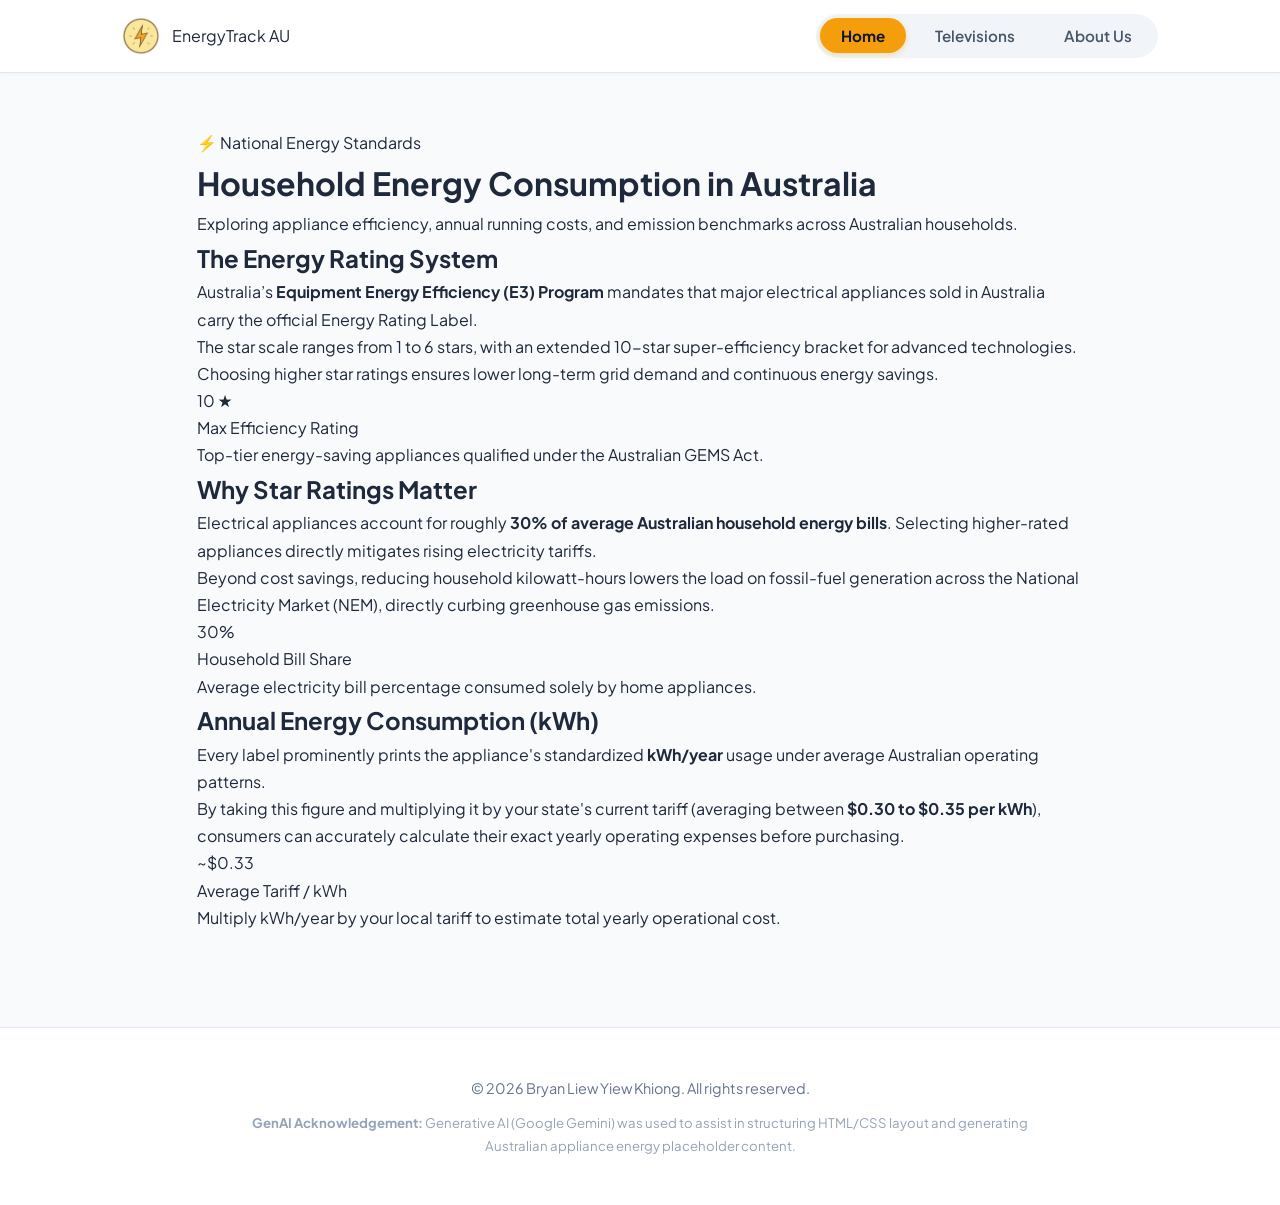
<file: index.html>
<!DOCTYPE html>
<html lang="en">
<head>
  <meta charset="UTF-8" />
  <meta name="viewport" content="width=device-width, initial-scale=1.0" />
  <title>Home - Australian Appliance Energy</title>
  <link rel="stylesheet" href="style.css" />
</head>
<body>
  <header>
    <nav class="navbar">
      <div class="nav-brand" id="brand-logo" role="button" tabindex="0" title="Return to Home">
        <img src="images/PowerIcon.png" alt="Power Logo" class="power-icon" />
        <span class="brand-text">EnergyTrack AU</span>
      </div>

      <ul class="nav-links">
        <li><button class="nav-btn active" data-page="index.html">Home</button></li>
        <li><button class="nav-btn" data-page="televisions.html">Televisions</button></li>
        <li><button class="nav-btn" data-page="about.html">About Us</button></li>
      </ul>
    </nav>
  </header>

  <main class="content-container">
    <div class="hero-banner">
      <span class="tag-badge">⚡ National Energy Standards</span>
      <h1>Household Energy Consumption in Australia</h1>
      <p class="subtitle">Exploring appliance efficiency, annual running costs, and emission benchmarks across Australian households.</p>
    </div>

    <div class="story-stream">
      
      <section class="story-block">
        <div class="story-content">
          <h2>The Energy Rating System</h2>
          <p>
            Australia’s <strong>Equipment Energy Efficiency (E3) Program</strong> mandates that major electrical appliances sold in Australia carry the official Energy Rating Label. 
          </p>
          <p>
            The star scale ranges from 1 to 6 stars, with an extended 10-star super-efficiency bracket for advanced technologies. Choosing higher star ratings ensures lower long-term grid demand and continuous energy savings.
          </p>
        </div>
        <div class="story-stat-box">
          <div class="stat-number">10 ★</div>
          <div class="stat-label">Max Efficiency Rating</div>
          <p class="stat-desc">Top-tier energy-saving appliances qualified under the Australian GEMS Act.</p>
        </div>
      </section>

      <section class="story-block reversed">
        <div class="story-content">
          <h2>Why Star Ratings Matter</h2>
          <p>
            Electrical appliances account for roughly <strong>30% of average Australian household energy bills</strong>. Selecting higher-rated appliances directly mitigates rising electricity tariffs.
          </p>
          <p>
            Beyond cost savings, reducing household kilowatt-hours lowers the load on fossil-fuel generation across the National Electricity Market (NEM), directly curbing greenhouse gas emissions.
          </p>
        </div>
        <div class="story-stat-box">
          <div class="stat-number">30%</div>
          <div class="stat-label">Household Bill Share</div>
          <p class="stat-desc">Average electricity bill percentage consumed solely by home appliances.</p>
        </div>
      </section>

      <section class="story-block">
        <div class="story-content">
          <h2>Annual Energy Consumption (kWh)</h2>
          <p>
            Every label prominently prints the appliance's standardized <strong>kWh/year</strong> usage under average Australian operating patterns.
          </p>
          <p>
            By taking this figure and multiplying it by your state's current tariff (averaging between <strong>$0.30 to $0.35 per kWh</strong>), consumers can accurately calculate their exact yearly operating expenses before purchasing.
          </p>
        </div>
        <div class="story-stat-box">
          <div class="stat-number">~$0.33</div>
          <div class="stat-label">Average Tariff / kWh</div>
          <p class="stat-desc">Multiply kWh/year by your local tariff to estimate total yearly operational cost.</p>
        </div>
      </section>

    </div>
  </main>

  <footer>
    <div class="footer-content">
      <p class="copyright">&copy; <span id="current-year"></span> Bryan Liew Yiew Khiong. All rights reserved.</p>
      <p class="acknowledgement">
        <strong>GenAI Acknowledgement:</strong> Generative AI (Google Gemini) was used to assist in structuring HTML/CSS layout and generating Australian appliance energy placeholder content.
      </p>
    </div>
  </footer>

  <script src="script.js"></script>
</body>
</html>
</file>
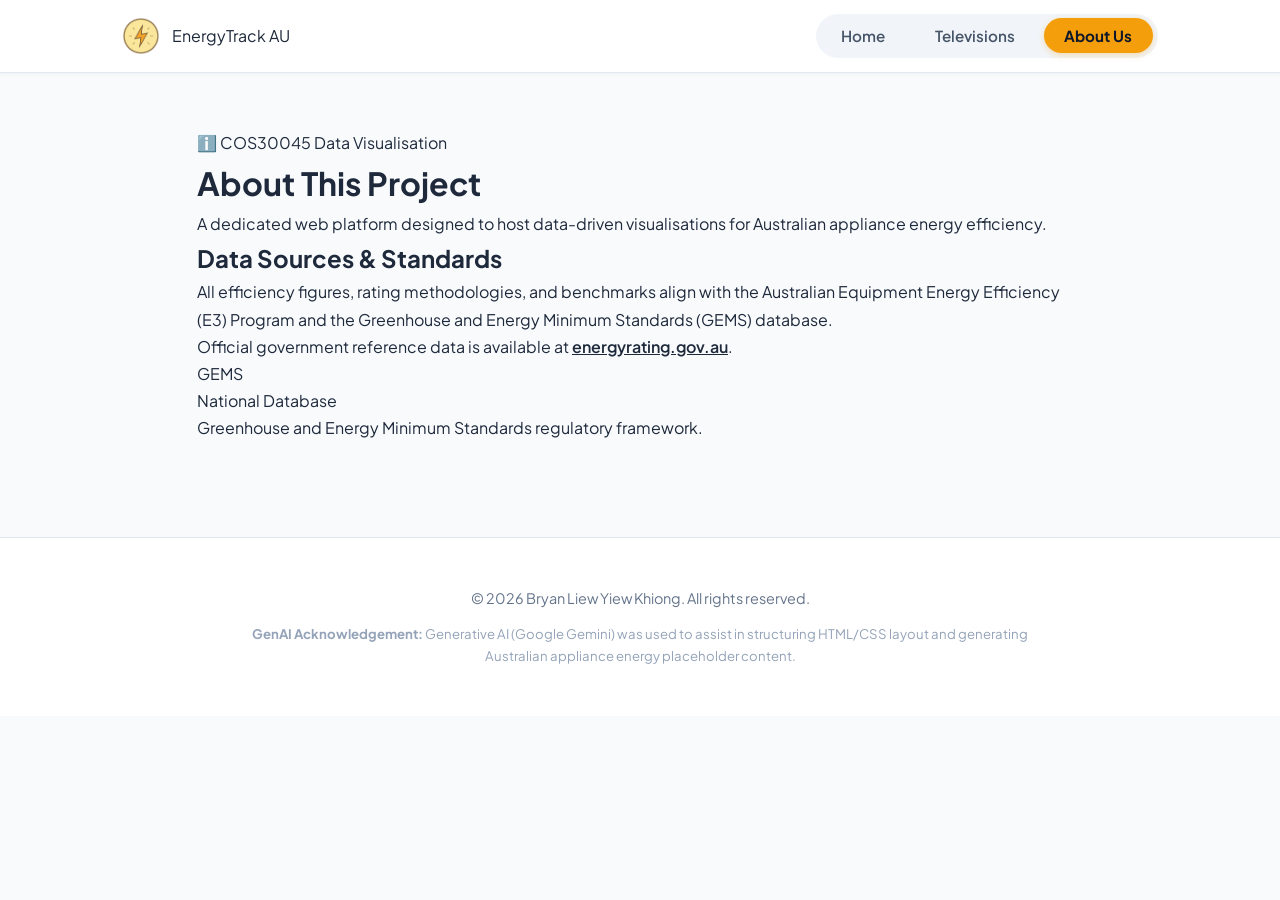
<file: about.html>
<!DOCTYPE html>
<html lang="en">
<head>
  <meta charset="UTF-8" />
  <meta name="viewport" content="width=device-width, initial-scale=1.0" />
  <title>About Us - Australian Appliance Energy</title>
  <link rel="stylesheet" href="style.css" />
</head>
<body>
  <header>
    <nav class="navbar">
      <div class="nav-brand" id="brand-logo" role="button" tabindex="0" title="Return to Home">
        <img src="images/PowerIcon.png" alt="Power Logo" class="power-icon" />
        <span class="brand-text">EnergyTrack AU</span>
      </div>

      <ul class="nav-links">
        <li><button class="nav-btn" data-page="index.html">Home</button></li>
        <li><button class="nav-btn" data-page="televisions.html">Televisions</button></li>
        <li><button class="nav-btn active" data-page="about.html">About Us</button></li>
      </ul>
    </nav>
  </header>

  <main class="content-container">
    <div class="hero-banner">
      <span class="tag-badge">ℹ️ COS30045 Data Visualisation</span>
      <h1>About This Project</h1>
      <p class="subtitle">A dedicated web platform designed to host data-driven visualisations for Australian appliance energy efficiency.</p>
    </div>

      <section class="story-block reversed">
        <div class="story-content">
          <h2>Data Sources & Standards</h2>
          <p>
            All efficiency figures, rating methodologies, and benchmarks align with the Australian Equipment Energy Efficiency (E3) Program and the Greenhouse and Energy Minimum Standards (GEMS) database.
          </p>
          <p>
            Official government reference data is available at <a href="https://www.energyrating.gov.au" target="_blank" rel="noopener" style="color: var(--primary-gold-dark); font-weight: 600;">energyrating.gov.au</a>.
          </p>
        </div>
        <div class="story-stat-box">
          <div class="stat-number">GEMS</div>
          <div class="stat-label">National Database</div>
          <p class="stat-desc">Greenhouse and Energy Minimum Standards regulatory framework.</p>
        </div>
      </section>

    </div>
  </main>

  <footer>
    <div class="footer-content">
      <p class="copyright">&copy; <span id="current-year"></span> Bryan Liew Yiew Khiong. All rights reserved.</p>
      <p class="acknowledgement">
        <strong>GenAI Acknowledgement:</strong> Generative AI (Google Gemini) was used to assist in structuring HTML/CSS layout and generating Australian appliance energy placeholder content.
      </p>
    </div>
  </footer>

  <script src="script.js"></script>
</body>
</html>
</file>
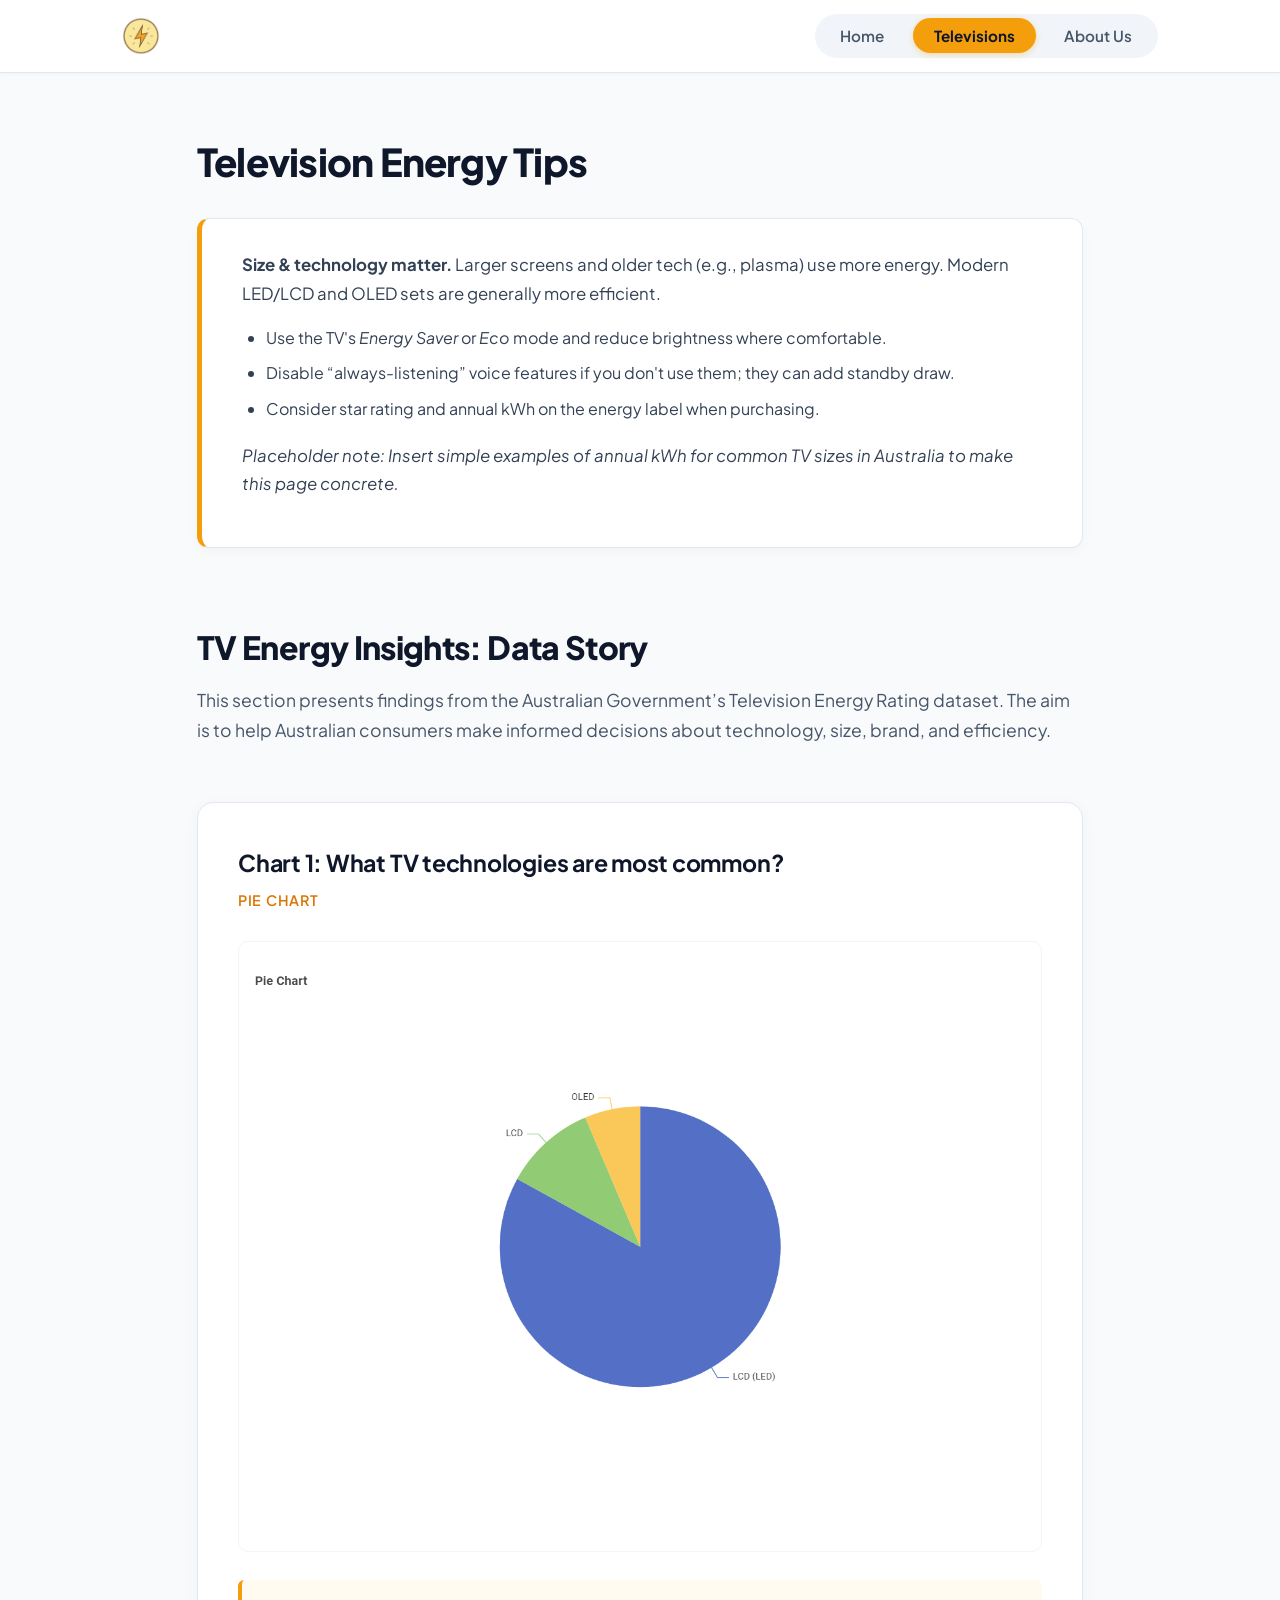
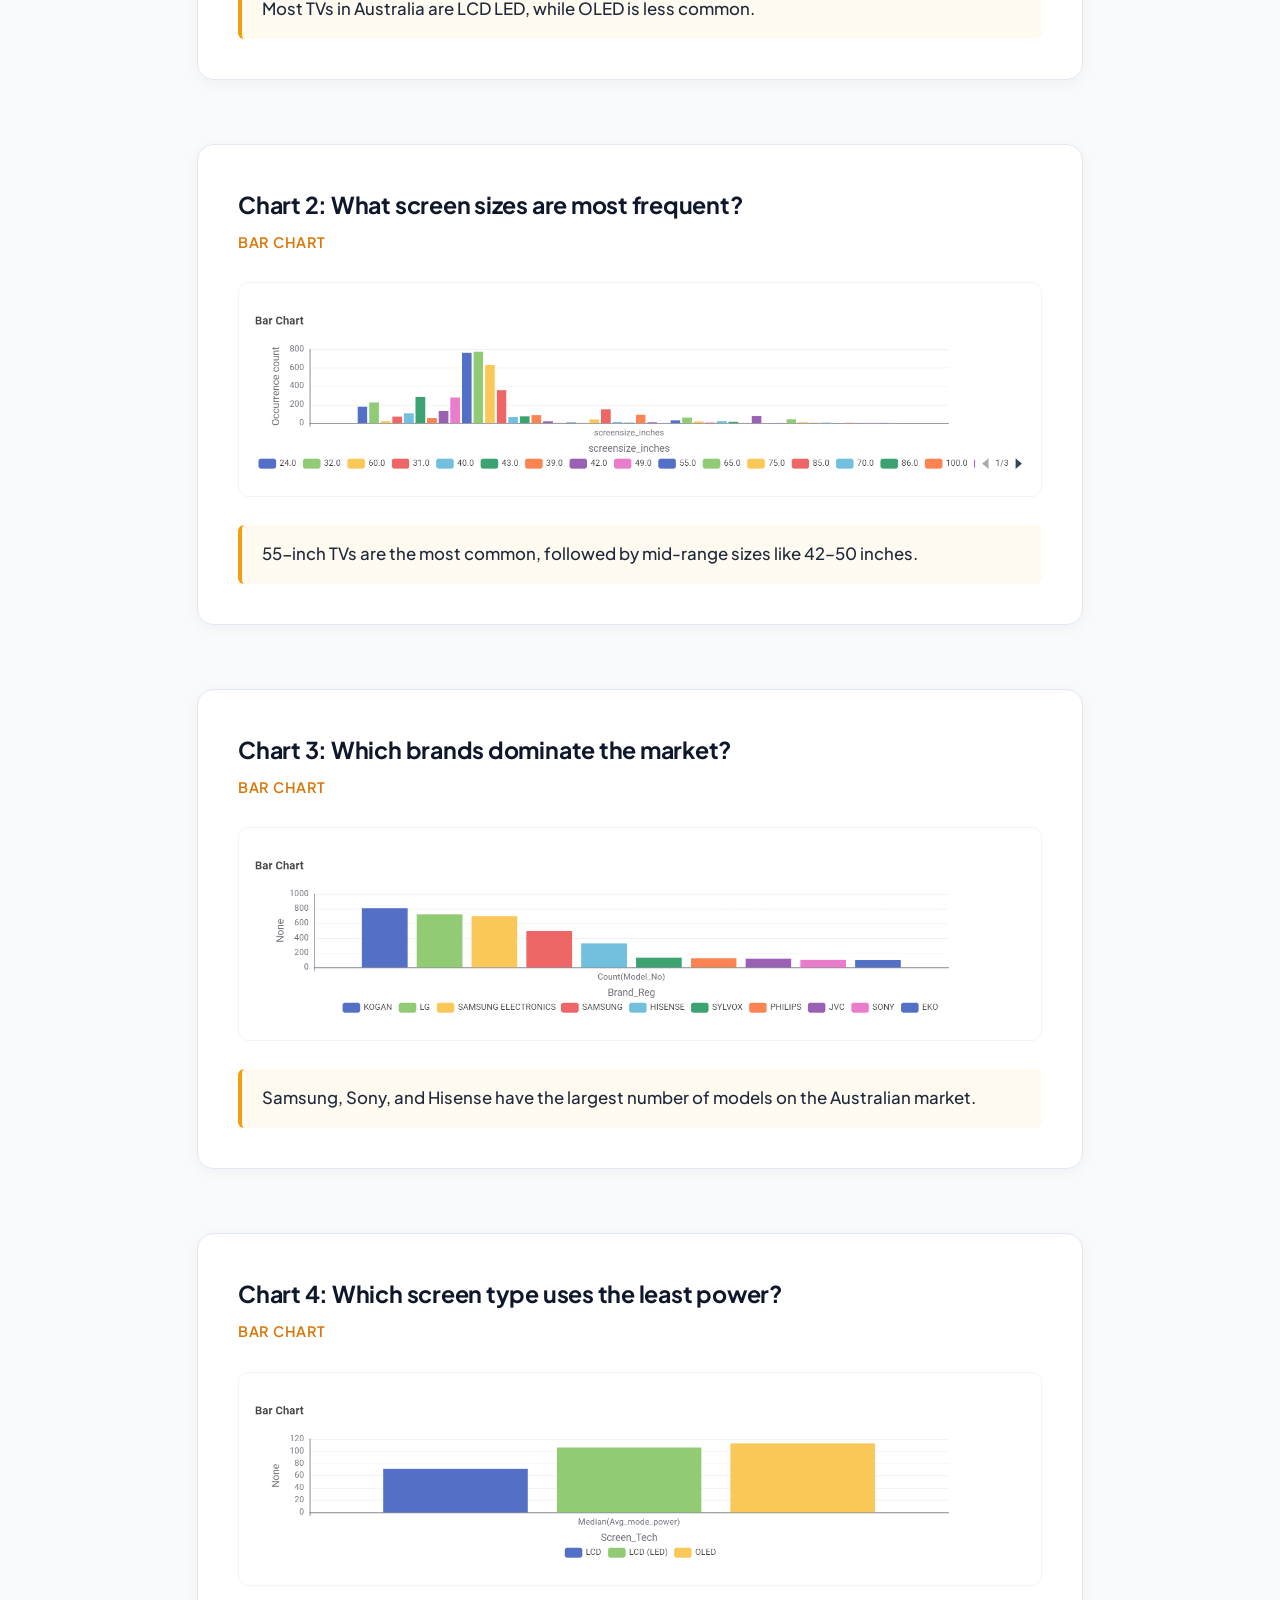
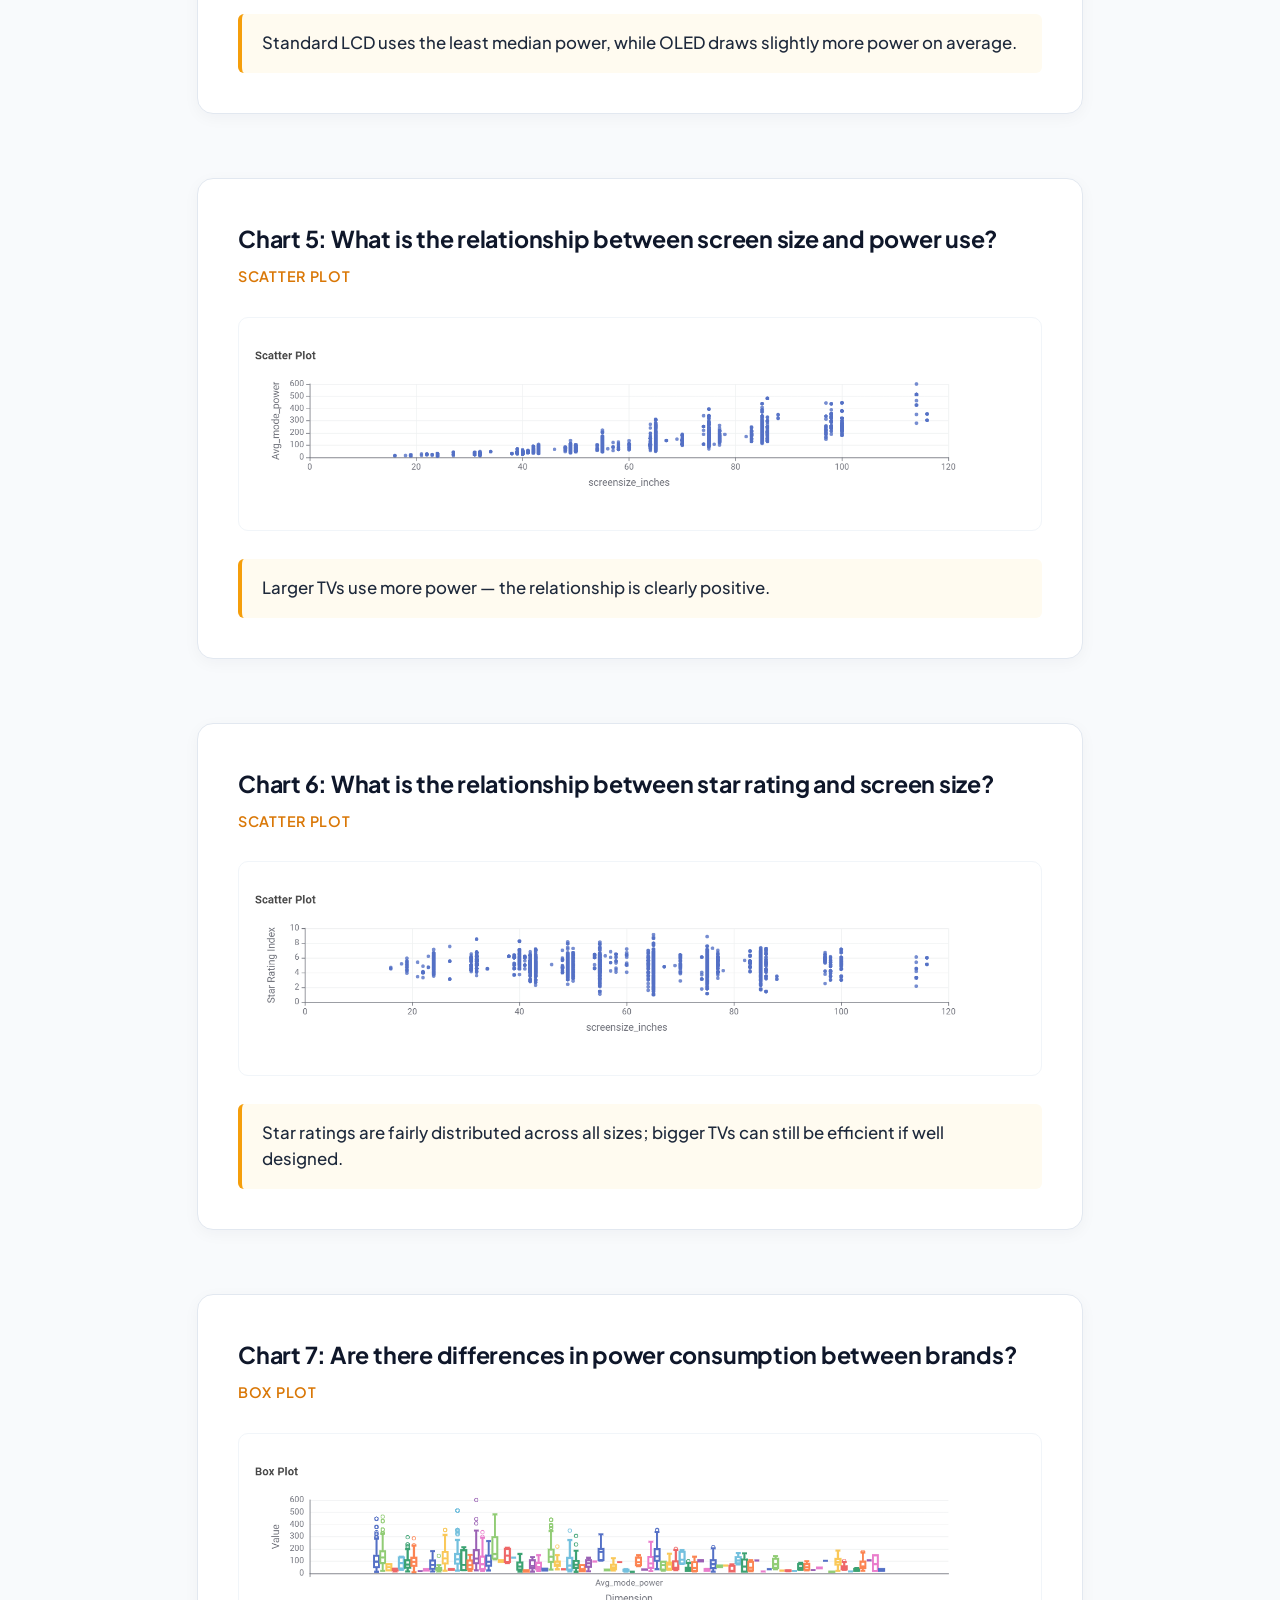
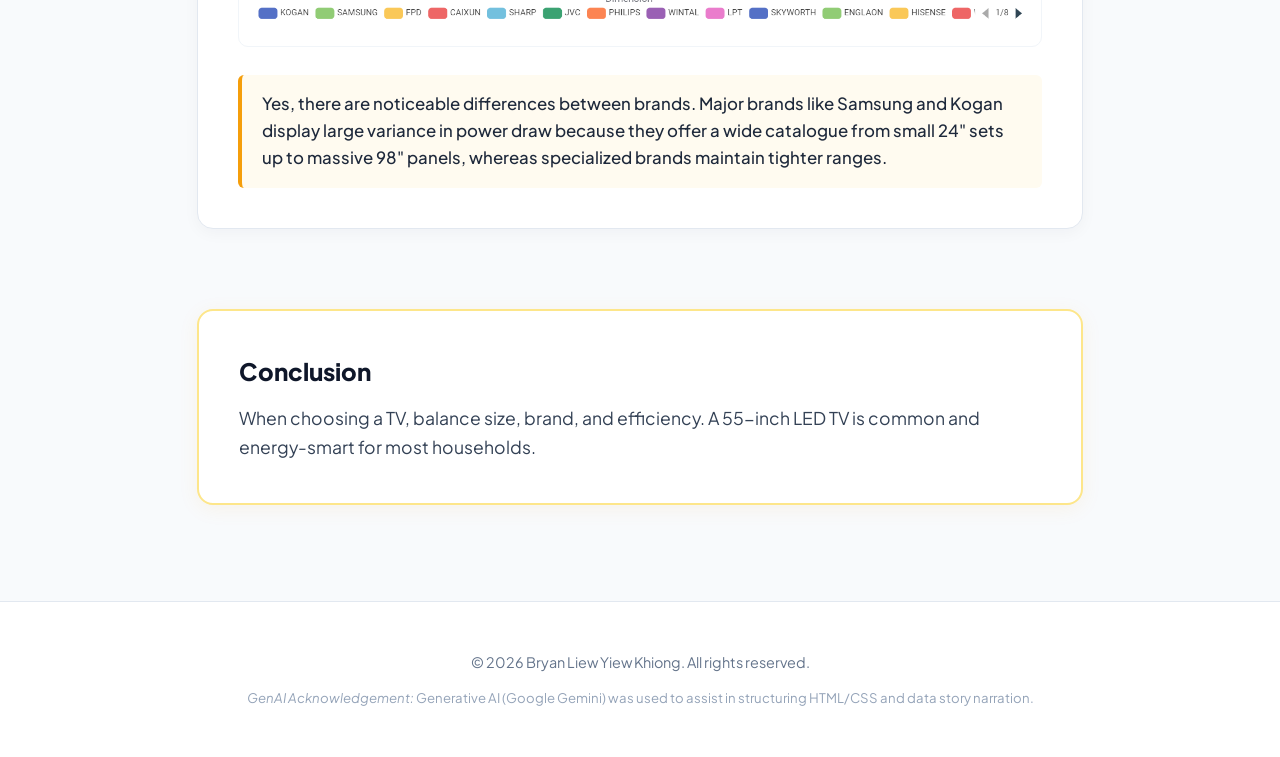
<file: televisions.html>
<!DOCTYPE html>
<html lang="en">
<head>
  <meta charset="UTF-8" />
  <meta name="viewport" content="width=device-width, initial-scale=1.0" />
  <title>Televisions - Appliance Energy Consumption</title>
  <link rel="stylesheet" href="style.css" />
</head>
<body>
  <header>
    <nav class="navbar">
      <div class="nav-brand" id="brand-logo" role="button" tabindex="0" title="Return to Home">
        <img src="images/PowerIcon.png" alt="Power Logo" class="power-icon" />
      </div>

      <ul class="nav-links">
        <li><button class="nav-btn" data-page="index.html">Home</button></li>
        <li><button class="nav-btn active" data-page="televisions.html">Televisions</button></li>
        <li><button class="nav-btn" data-page="about.html">About Us</button></li>
      </ul>
    </nav>
  </header>

  <main class="content-container">
    <section class="tips-section">
      <h1 class="main-title">Television Energy Tips</h1>

      <div class="tips-callout-box">
        <p>
          <strong>Size &amp; technology matter.</strong> Larger screens and older tech (e.g., plasma) use more energy. Modern LED/LCD and OLED sets are generally more efficient.
        </p>
        <ul class="tips-list">
          <li>Use the TV's <em>Energy Saver</em> or <em>Eco</em> mode and reduce brightness where comfortable.</li>
          <li>Disable &ldquo;always-listening&rdquo; voice features if you don't use them; they can add standby draw.</li>
          <li>Consider star rating and annual kWh on the energy label when purchasing.</li>
        </ul>
        <p class="placeholder-note">
          <em>Placeholder note: Insert simple examples of annual kWh for common TV sizes in Australia to make this page concrete.</em>
        </p>
      </div>
    </section>

    <section class="data-story-section">
      <h2 class="story-title">TV Energy Insights: Data Story</h2>
      <p class="story-intro">
        This section presents findings from the Australian Government&rsquo;s Television Energy Rating dataset. The aim is to help Australian consumers make informed decisions about technology, size, brand, and efficiency.
      </p>

      <article class="chart-item">
        <h3 class="chart-heading">Chart 1: What TV technologies are most common?</h3>
        <p class="chart-type">Pie Chart</p>
        <div class="chart-image-wrapper">
          <img src="images/chart1_pie.png" alt="Pie Chart of TV Technologies" class="chart-img" />
        </div>
        <p class="chart-insight">Most TVs in Australia are LCD LED, while OLED is less common.</p>
      </article>

      <article class="chart-item">
        <h3 class="chart-heading">Chart 2: What screen sizes are most frequent?</h3>
        <p class="chart-type">Bar Chart</p>
        <div class="chart-image-wrapper">
          <img src="images/chart2_bar.png" alt="Bar Chart of Screen Sizes" class="chart-img" />
        </div>
        <p class="chart-insight">55-inch TVs are the most common, followed by mid-range sizes like 42&ndash;50 inches.</p>
      </article>

      <article class="chart-item">
        <h3 class="chart-heading">Chart 3: Which brands dominate the market?</h3>
        <p class="chart-type">Bar Chart</p>
        <div class="chart-image-wrapper">
          <img src="images/chart3_bar.png" alt="Bar Chart of Brand Models" class="chart-img" />
        </div>
        <p class="chart-insight">Samsung, Sony, and Hisense have the largest number of models on the Australian market.</p>
      </article>

      <article class="chart-item">
        <h3 class="chart-heading">Chart 4: Which screen type uses the least power?</h3>
        <p class="chart-type">Bar Chart</p>
        <div class="chart-image-wrapper">
          <img src="images/chart4_bar.png" alt="Bar Chart of Median Power by Screen Tech" class="chart-img" />
        </div>
        <p class="chart-insight">Standard LCD uses the least median power, while OLED draws slightly more power on average.</p>
      </article>

      <article class="chart-item">
        <h3 class="chart-heading">Chart 5: What is the relationship between screen size and power use?</h3>
        <p class="chart-type">Scatter Plot</p>
        <div class="chart-image-wrapper">
          <img src="images/chart5_scatter.png" alt="Scatter Plot of Screen Size vs Power Use" class="chart-img" />
        </div>
        <p class="chart-insight">Larger TVs use more power &mdash; the relationship is clearly positive.</p>
      </article>

      <article class="chart-item">
        <h3 class="chart-heading">Chart 6: What is the relationship between star rating and screen size?</h3>
        <p class="chart-type">Scatter Plot</p>
        <div class="chart-image-wrapper">
          <img src="images/chart6_scatter.png" alt="Scatter Plot of Star Rating vs Screen Size" class="chart-img" />
        </div>
        <p class="chart-insight">Star ratings are fairly distributed across all sizes; bigger TVs can still be efficient if well designed.</p>
      </article>

      <article class="chart-item">
        <h3 class="chart-heading">Chart 7: Are there differences in power consumption between brands?</h3>
        <p class="chart-type">Box Plot</p>
        <div class="chart-image-wrapper">
          <img src="images/chart7_box.png" alt="Box Plot of Power Consumption by Brand" class="chart-img" />
        </div>
        <p class="chart-insight">Yes, there are noticeable differences between brands. Major brands like Samsung and Kogan display large variance in power draw because they offer a wide catalogue from small 24&quot; sets up to massive 98&quot; panels, whereas specialized brands maintain tighter ranges.</p>
      </article>

      <div class="conclusion-box">
        <h3 class="conclusion-title">Conclusion</h3>
        <p class="conclusion-text">
          When choosing a TV, balance size, brand, and efficiency. A 55-inch LED TV is common and energy-smart for most households.
        </p>
      </div>

    </section>

  </main>

  <footer>
    <div class="footer-content">
      <p>&copy; <span id="current-year"></span> Bryan Liew Yiew Khiong. All rights reserved.</p>
      <p class="acknowledgement">
        <em>GenAI Acknowledgement:</em> Generative AI (Google Gemini) was used to assist in structuring HTML/CSS and data story narration.
      </p>
    </div>
  </footer>

  <script src="script.js"></script>
</body>
</html>
</file>
<file: style.css>
@import url('https://fonts.googleapis.com/css2?family=Plus+Jakarta+Sans:wght@400;500;600;700;800&display=swap');

* {
  margin: 0;
  padding: 0;
  box-sizing: border-box;
}

body {
  font-family: 'Plus Jakarta Sans', -apple-system, BlinkMacSystemFont, "Segoe UI", Roboto, sans-serif;
  background-color: #f8fafc;
  color: #1e293b;
  line-height: 1.7;
}

header {
  background-color: #ffffff;
  border-bottom: 1px solid #e2e8f0;
  position: sticky;
  top: 0;
  z-index: 100;
  box-shadow: 0 1px 4px rgba(0, 0, 0, 0.04);
}

.navbar {
  max-width: 1100px;
  margin: 0 auto;
  padding: 0.85rem 2rem;
  display: flex;
  align-items: center;
  justify-content: space-between;
}

.nav-brand {
  cursor: pointer;
  display: flex;
  align-items: center;
  gap: 0.75rem;
}

.power-icon {
  width: 38px;
  height: 38px;
  object-fit: contain;
}

.nav-links {
  list-style: none;
  display: flex;
  gap: 0.5rem;
  background: #f1f5f9;
  padding: 0.3rem;
  border-radius: 9999px;
}

.nav-btn {
  background: transparent;
  color: #475569;
  border: none;
  font-size: 0.95rem;
  font-weight: 600;
  padding: 0.5rem 1.3rem;
  border-radius: 9999px;
  cursor: pointer;
  transition: all 0.2s ease;
  font-family: inherit;
}

.nav-btn:hover {
  color: #b45309;
  background-color: #fef3c7;
}

.nav-btn.active {
  background-color: #f59e0b;
  color: #0f172a;
  font-weight: 700;
  box-shadow: 0 2px 6px rgba(245, 158, 11, 0.3);
}

.content-container {
  max-width: 950px;
  margin: 3.5rem auto 6rem;
  padding: 0 2rem;
}

.main-title {
  font-size: 2.4rem;
  font-weight: 800;
  color: #0f172a;
  letter-spacing: -0.02em;
  margin-bottom: 1.5rem;
}

.tips-callout-box {
  background-color: #ffffff;
  border: 1px solid #e2e8f0;
  border-left: 5px solid #f59e0b;
  border-radius: 12px;
  padding: 2rem 2.5rem;
  margin-bottom: 4.5rem;
  box-shadow: 0 4px 12px rgba(15, 23, 42, 0.03);
}

.tips-callout-box p {
  margin-bottom: 1rem;
  color: #334155;
  font-size: 1.05rem;
}

.tips-list {
  padding-left: 1.5rem;
  margin-bottom: 1.25rem;
}

.tips-list li {
  margin-bottom: 0.5rem;
  color: #334155;
}

.placeholder-note {
  font-size: 0.9rem;
  color: #64748b;
  font-style: italic;
  margin-top: 1rem;
}

.story-title {
  font-size: 2rem;
  font-weight: 800;
  color: #0f172a;
  letter-spacing: -0.02em;
  margin-bottom: 0.75rem;
}

.story-intro {
  font-size: 1.1rem;
  color: #475569;
  margin-bottom: 3.5rem;
  line-height: 1.7;
}

.chart-item {
  background: #ffffff;
  border: 1px solid #e2e8f0;
  border-radius: 16px;
  padding: 2.5rem;
  margin-bottom: 4rem;
  box-shadow: 0 4px 16px rgba(15, 23, 42, 0.04);
}

.chart-heading {
  font-size: 1.45rem;
  font-weight: 700;
  color: #0f172a;
  letter-spacing: -0.01em;
  margin-bottom: 0.35rem;
}

.chart-type {
  font-size: 0.9rem;
  font-weight: 600;
  color: #d97706;
  text-transform: uppercase;
  letter-spacing: 0.05em;
  margin-bottom: 1.75rem;
}

.chart-image-wrapper {
  background: #ffffff;
  border: 1px solid #f1f5f9;
  border-radius: 10px;
  padding: 1.5rem 1rem;
  display: flex;
  justify-content: center;
  align-items: center;
  margin-bottom: 1.75rem;
}

.chart-img {
  max-width: 100%;
  height: auto;
  display: block;
}

.chart-insight {
  font-size: 1.05rem;
  font-weight: 500;
  color: #1e293b;
  background-color: #fffbf0;
  border-left: 4px solid #f59e0b;
  padding: 1rem 1.25rem;
  border-radius: 6px;
  line-height: 1.6;
}

.conclusion-box {
  background: #ffffff;
  border: 2px solid #fde68a;
  border-radius: 16px;
  padding: 2.5rem;
  margin-top: 5rem;
  box-shadow: 0 4px 20px rgba(245, 158, 11, 0.08);
}

.conclusion-title {
  font-size: 1.5rem;
  font-weight: 800;
  color: #0f172a;
  margin-bottom: 0.75rem;
}

.conclusion-text {
  font-size: 1.1rem;
  color: #334155;
  line-height: 1.7;
}

footer {
  border-top: 1px solid #e2e8f0;
  padding: 3rem 1.5rem;
  text-align: center;
  color: #64748b;
  font-size: 0.9rem;
  background-color: #ffffff;
  margin-top: 4rem;
}

.footer-content {
  max-width: 800px;
  margin: 0 auto;
  display: flex;
  flex-direction: column;
  gap: 0.75rem;
}

.acknowledgement {
  font-size: 0.825rem;
  color: #94a3b8;
}
</file>
